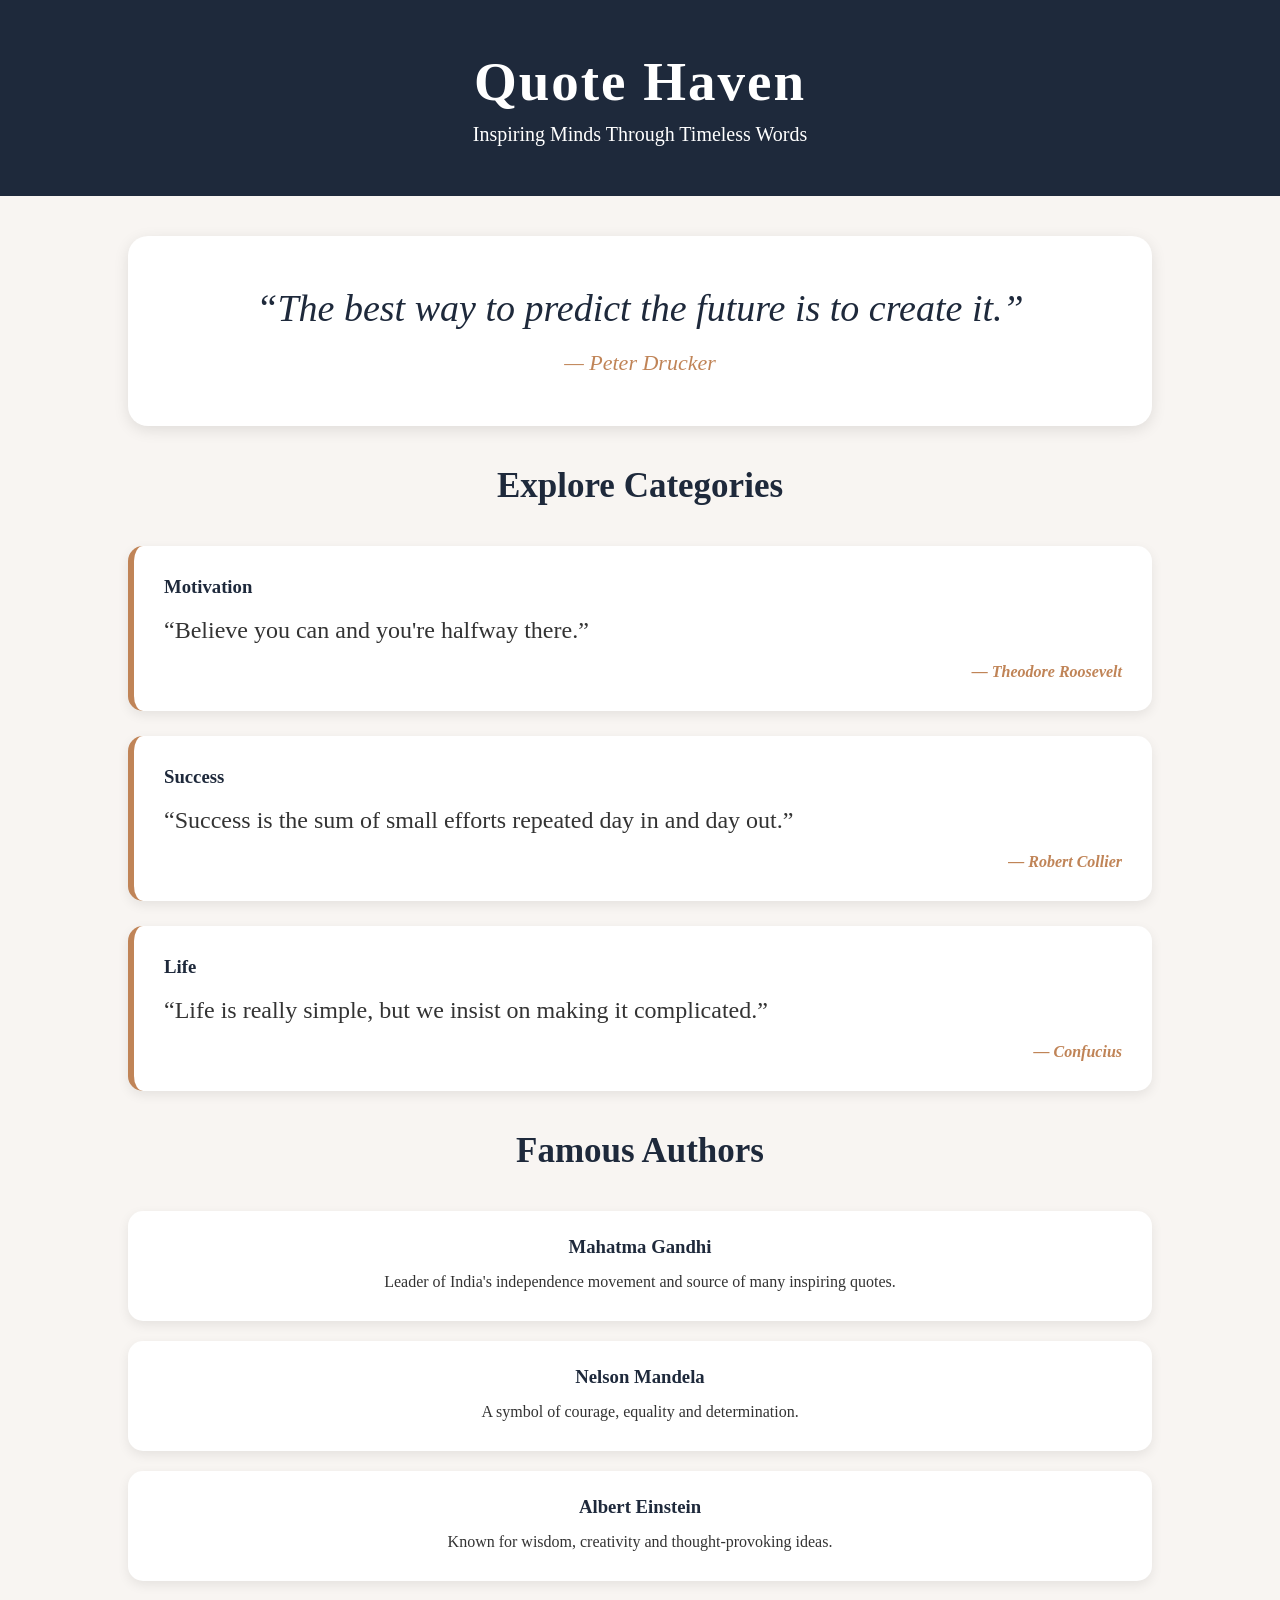
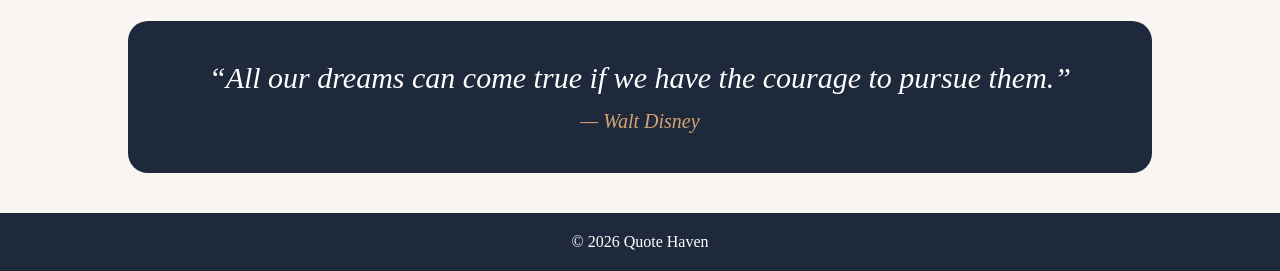
<file: index.html>
<!DOCTYPE html>
<html>
<head>
	<title>Quote Haven</title>
	<link rel="stylesheet" href="style.css">
</head>
<body>

	<header>
		<h1>Quote Haven</h1>
		<p>Inspiring Minds Through Timeless Words</p>
	</header>

	<section class="hero">
		<blockquote>
			<q>The best way to predict the future is to create it.</q>
			<cite>— Peter Drucker</cite>
		</blockquote>
	</section>

	<h2 class="title">Explore Categories</h2>

	<section class="quotes">

		<div class="card">
			<h3>Motivation</h3>
			<blockquote>
				<q>Believe you can and you're halfway there.</q>
				<cite>— Theodore Roosevelt</cite>
			</blockquote>
		</div>

		<div class="card">
			<h3>Success</h3>
			<blockquote>
				<q>Success is the sum of small efforts repeated day in and day out.</q>
				<cite>— Robert Collier</cite>
			</blockquote>
		</div>

		<div class="card">
			<h3>Life</h3>
			<blockquote>
				<q>Life is really simple, but we insist on making it complicated.</q>
				<cite>— Confucius</cite>
			</blockquote>
		</div>

	</section>

	<h2 class="title">Famous Authors</h2>

	<section class="authors">

		<div class="author-card">
			<h3>Mahatma Gandhi</h3>
			<p>Leader of India's independence movement and source of many inspiring quotes.</p>
		</div>

		<div class="author-card">
			<h3>Nelson Mandela</h3>
			<p>A symbol of courage, equality and determination.</p>
		</div>

		<div class="author-card">
			<h3>Albert Einstein</h3>
			<p>Known for wisdom, creativity and thought-provoking ideas.</p>
		</div>

	</section>

	<section class="featured">
		<blockquote>
			<q>All our dreams can come true if we have the courage to pursue them.</q>
			<cite>— Walt Disney</cite>
		</blockquote>
	</section>

	<footer>
		<p>© 2026 Quote Haven</p>
	</footer>

</body>
</html>
</file>
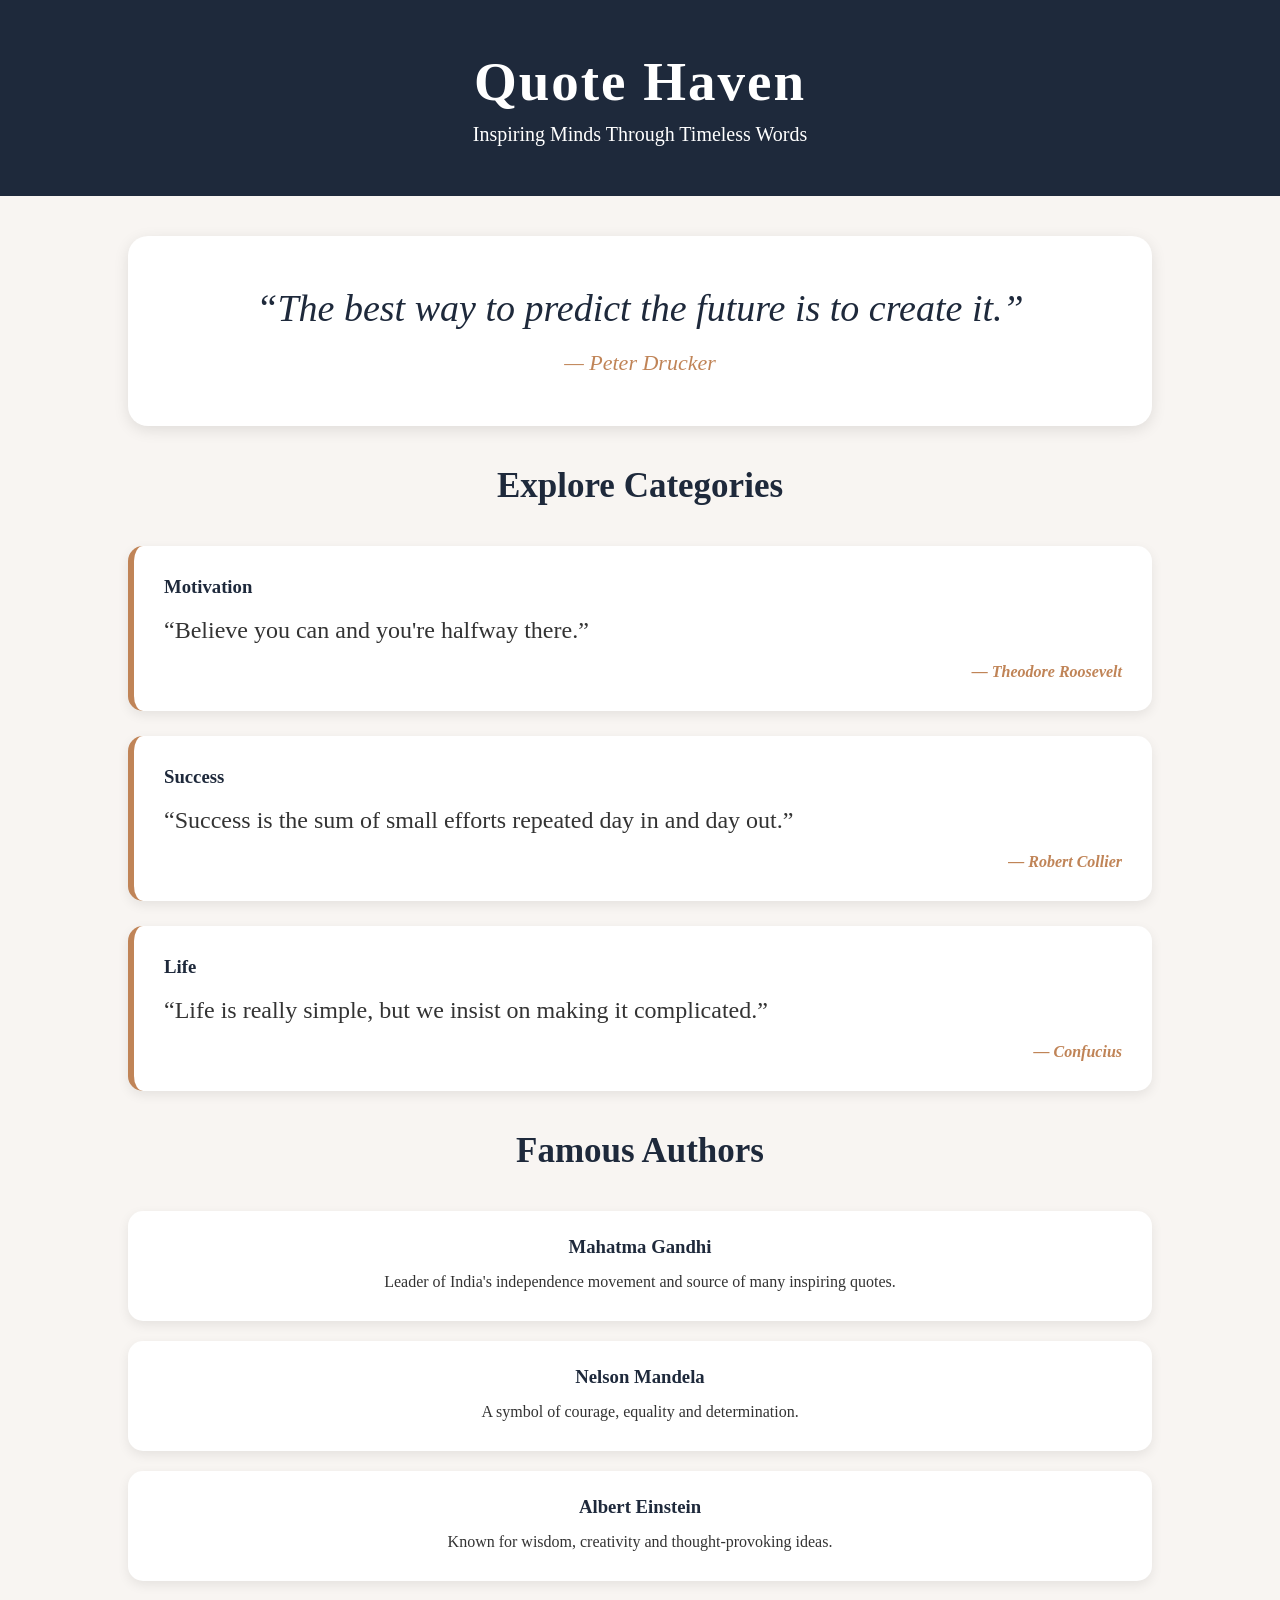
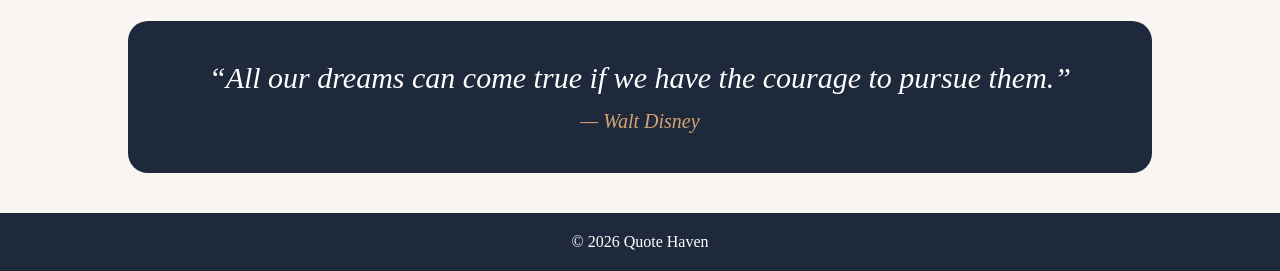
<file: last lec.html>
<!DOCTYPE html>
<html>
<head>
	<title>Quote Haven</title>
	<link rel="stylesheet" href="style.css">
</head>
<body>

	<header>
		<h1>Quote Haven</h1>
		<p>Inspiring Minds Through Timeless Words</p>
	</header>

	<section class="hero">
		<blockquote>
			<q>The best way to predict the future is to create it.</q>
			<cite>— Peter Drucker</cite>
		</blockquote>
	</section>

	<h2 class="title">Explore Categories</h2>

	<section class="quotes">

		<div class="card">
			<h3>Motivation</h3>
			<blockquote>
				<q>Believe you can and you're halfway there.</q>
				<cite>— Theodore Roosevelt</cite>
			</blockquote>
		</div>

		<div class="card">
			<h3>Success</h3>
			<blockquote>
				<q>Success is the sum of small efforts repeated day in and day out.</q>
				<cite>— Robert Collier</cite>
			</blockquote>
		</div>

		<div class="card">
			<h3>Life</h3>
			<blockquote>
				<q>Life is really simple, but we insist on making it complicated.</q>
				<cite>— Confucius</cite>
			</blockquote>
		</div>

	</section>

	<h2 class="title">Famous Authors</h2>

	<section class="authors">

		<div class="author-card">
			<h3>Mahatma Gandhi</h3>
			<p>Leader of India's independence movement and source of many inspiring quotes.</p>
		</div>

		<div class="author-card">
			<h3>Nelson Mandela</h3>
			<p>A symbol of courage, equality and determination.</p>
		</div>

		<div class="author-card">
			<h3>Albert Einstein</h3>
			<p>Known for wisdom, creativity and thought-provoking ideas.</p>
		</div>

	</section>

	<section class="featured">
		<blockquote>
			<q>All our dreams can come true if we have the courage to pursue them.</q>
			<cite>— Walt Disney</cite>
		</blockquote>
	</section>

	<footer>
		<p>© 2026 Quote Haven</p>
	</footer>

</body>
</html>
</file>
<file: style.css>
*
{
	margin:0;
	padding:0;
	box-sizing:border-box;
}

body
{
	background-color:#f8f5f2;
	font-family:Georgia, serif;
	color:#333;
}

header
{
	background-color:#1e293b;
	color:white;
	text-align:center;
	padding:50px;
}

header h1
{
	font-size:55px;
	margin-bottom:10px;
	letter-spacing:2px;
	transition:0.4s;
}

header h1:hover
{
	color:#d4a373;
}

header p
{
	font-size:20px;
}

.hero
{
	width:80%;
	margin:40px auto;
	background-color:white;
	padding:50px;
	border-radius:20px;
	box-shadow:0px 4px 15px rgba(0,0,0,0.1);
	text-align:center;
	transition:0.4s;
}

.hero:hover
{
	box-shadow:0px 15px 30px rgba(0,0,0,0.2);
	background-color:#fcfaf8;
}

.hero q
{
	font-size:38px;
	font-style:italic;
	color:#1e293b;
}

.hero cite
{
	display:block;
	margin-top:20px;
	font-size:22px;
	color:#c08457;
}

.title
{
	text-align:center;
	margin:40px 0;
	color:#1e293b;
	font-size:35px;
}

.quotes
{
	width:80%;
	margin:auto;
}

.card
{
	background-color:white;
	padding:30px;
	margin-bottom:25px;
	border-radius:15px;
	box-shadow:0px 4px 12px rgba(0,0,0,0.08);
	border-left:6px solid #c08457;
	transition:0.4s;
}

.card:hover
{
	box-shadow:0px 12px 25px rgba(0,0,0,0.2);
	border-left:6px solid #1e293b;
	background-color:#fcfaf8;
}

.card h3
{
	margin-bottom:15px;
	color:#1e293b;
}

.card q
{
	font-size:24px;
	line-height:35px;
}

.card cite
{
	display:block;
	text-align:right;
	margin-top:15px;
	color:#c08457;
	font-weight:bold;
}

.authors
{
	width:80%;
	margin:auto;
}

.author-card
{
	background-color:white;
	padding:25px;
	margin-bottom:20px;
	border-radius:15px;
	box-shadow:0px 4px 12px rgba(0,0,0,0.08);
	text-align:center;
	transition:0.4s;
}

.author-card:hover
{
	box-shadow:0px 12px 25px rgba(0,0,0,0.2);
	background-color:#fcfaf8;
}

.author-card h3
{
	color:#1e293b;
	margin-bottom:10px;
}

.author-card p
{
	line-height:28px;
}

.featured
{
	width:80%;
	margin:40px auto;
	background-color:#1e293b;
	padding:40px;
	border-radius:20px;
	text-align:center;
	transition:0.4s;
}

.featured:hover
{
	box-shadow:0px 15px 30px rgba(0,0,0,0.25);
}

.featured q
{
	font-size:30px;
	color:white;
	font-style:italic;
}

.featured cite
{
	display:block;
	margin-top:15px;
	color:#d4a373;
	font-size:20px;
}

q
{
	transition:0.4s;
}

q:hover
{
	color:#c08457;
}

footer
{
	background-color:#1e293b;
	color:white;
	text-align:center;
	padding:20px;
	margin-top:30px;
}
</file>
